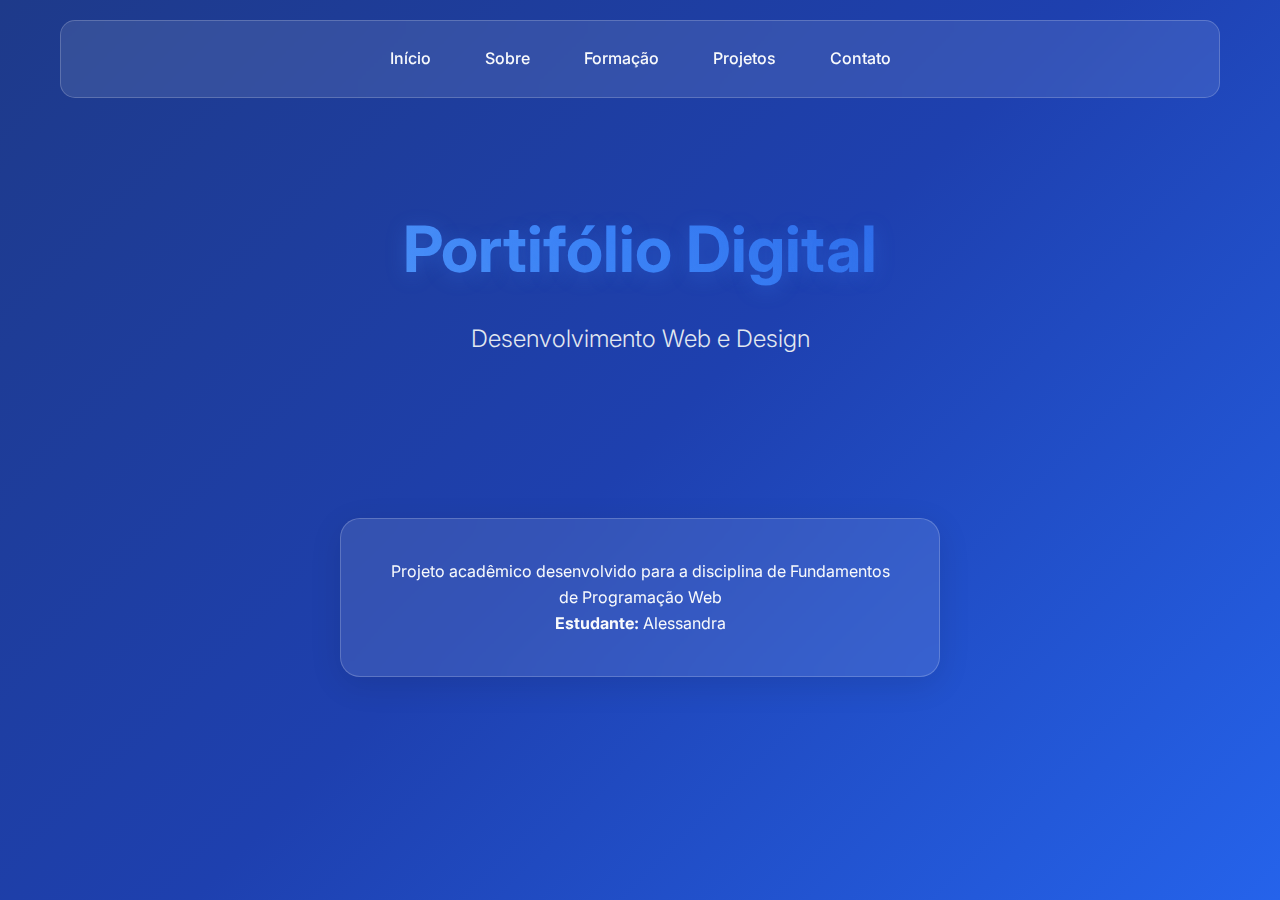
<file: index.html>
<!DOCTYPE html>
<html lang="pt-br">
<head>
	<meta name="viewport" content="width=device-width, initial-scale=1">
	<title>Portifólio Digital</title>
	<meta charset="utf-8">
	<link rel="preconnect" href="https://fonts.googleapis.com">
	<link rel="preconnect" href="https://fonts.gstatic.com" crossorigin>
	<link href="https://fonts.googleapis.com/css2?family=Inter:wght@300;400;500;600;700&display=swap" rel="stylesheet">
	<link rel="stylesheet" type="text/css" href="estilos.css">
</head>

<body>	
	<div class="container">
		<!-- Cabeçalho com navegação -->
		<header>
			<nav id="navbar" class="navigation">
				<a href="index.html">Início</a>
				<a href="sobre.html">Sobre</a>
				<a href="formacao.html">Formação</a>
				<a href="projetos.html">Projetos</a>
				<a href="contato.html">Contato</a>
			</nav>
		</header>

		<main class="hero-section"> 			
			<h1 class="main-title">Portifólio Digital</h1>
			<div class="subtitle">Desenvolvimento Web e Design</div>
		</main>

		<section class="intro-section">
			<div class="card">
				<p>
					Projeto acadêmico desenvolvido para a disciplina de Fundamentos de Programação Web<br>
					<strong>Estudante: </strong>Alessandra<br>
				</p>
			</div>
		</section>
	</div>
</body>
</html>
</file>
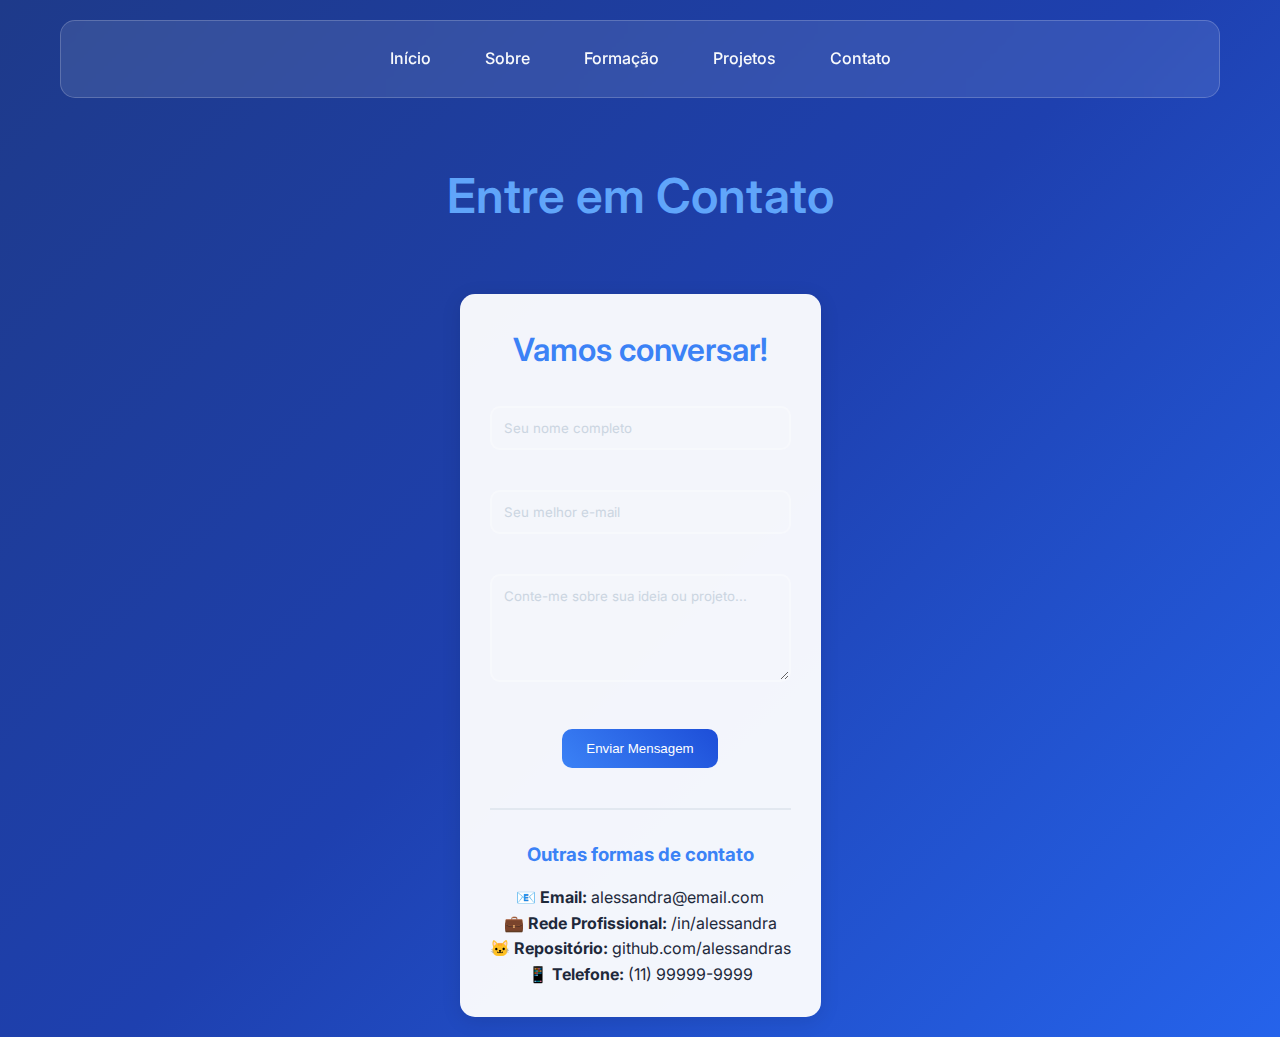
<file: contato.html>
<!DOCTYPE html>
<html lang="pt-br">
<head>
	<meta name="viewport" content="width=device-width, initial-scale=1">
	<title>Contato - Portifólio Digital</title>
	<meta charset="utf-8">
	<link rel="preconnect" href="https://fonts.googleapis.com">
	<link rel="preconnect" href="https://fonts.gstatic.com" crossorigin>
	<link href="https://fonts.googleapis.com/css2?family=Inter:wght@300;400;500;600;700&display=swap" rel="stylesheet">
	<link rel="stylesheet" type="text/css" href="estilos.css">
</head>

<body>
	<div class="container">
		<header>
			<nav id="navbar" class="navigation">
				<a href="index.html">Início</a>
				<a href="sobre.html">Sobre</a>
				<a href="formacao.html">Formação</a>
				<a href="projetos.html">Projetos</a>
				<a href="contato.html">Contato</a>
			</nav>
		</header>

		<h1 class="page-title">Entre em Contato</h1>

		<main class="flex-center">
			<div class="content-box text-center">
				<h2 class="section-title">Vamos conversar!</h2>
				<form style="margin-bottom: 30px;">
					<div style="margin-bottom: 20px;">
						<input type="text" placeholder="Seu nome completo" required>
					</div>
					<div style="margin-bottom: 20px;">
						<input type="email" placeholder="Seu melhor e-mail" required>
					</div>
					<div style="margin-bottom: 20px;">
						<textarea rows="5" placeholder="Conte-me sobre sua ideia ou projeto..." required></textarea>
					</div>
					<button type="submit" class="btn">Enviar Mensagem</button>
				</form>

				<hr style="margin: 30px 0; border: 1px solid #e2e8f0;">

				<div>
					<h3 style="color: #3b82f6; margin-bottom: 15px;">Outras formas de contato</h3>
					<p>
						📧 <strong>Email:</strong> alessandra@email.com<br>
						💼 <strong>Rede Profissional:</strong> /in/alessandra<br>
						🐱 <strong>Repositório:</strong> github.com/alessandras<br>
						📱 <strong>Telefone:</strong> (11) 99999-9999
					</p>
				</div>
			</div>
		</main>
	</div>
</body>
</html>
</file>
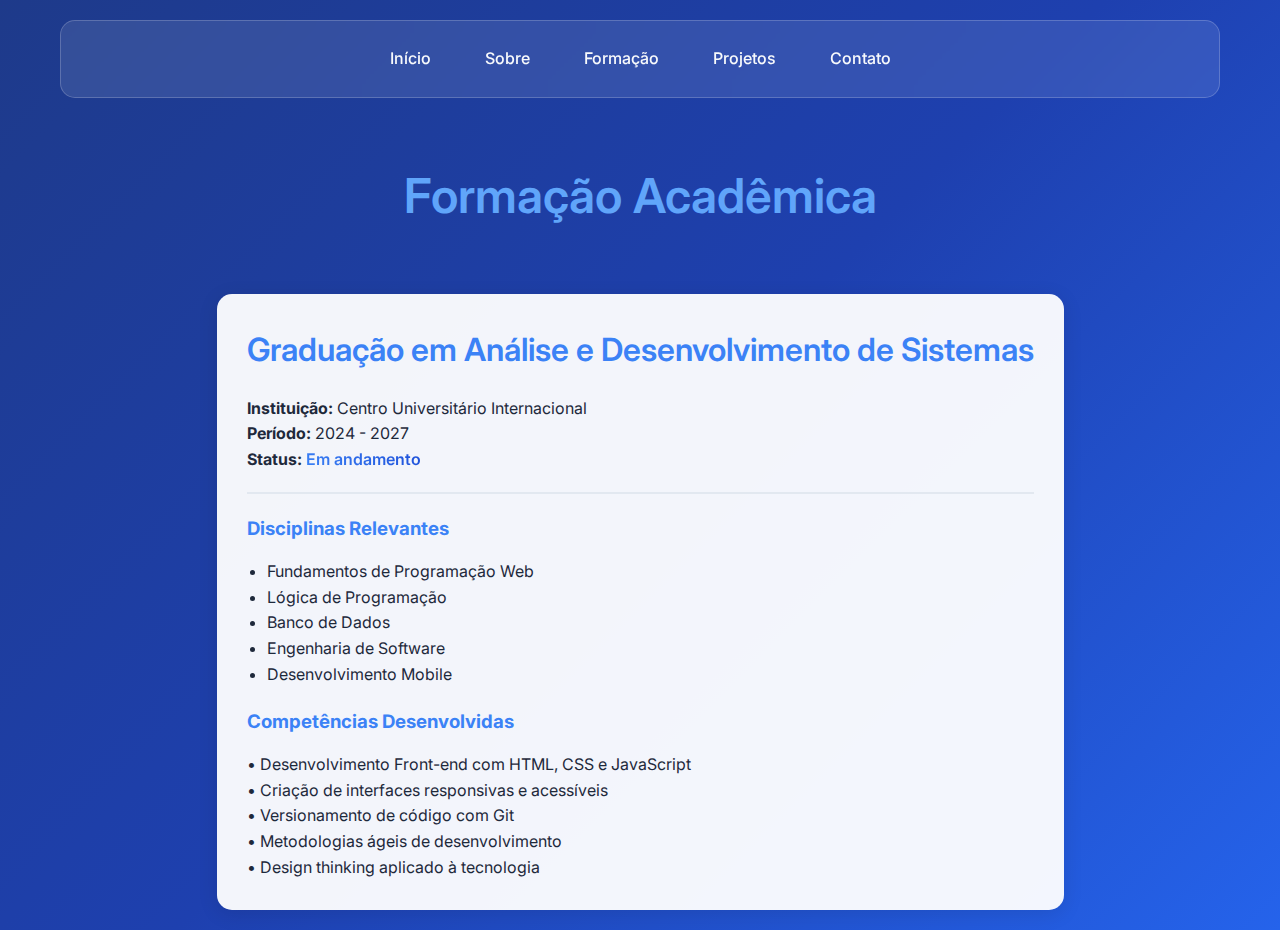
<file: formacao.html>
<!DOCTYPE html>
<html lang="pt-br">
<head>
	<meta name="viewport" content="width=device-width, initial-scale=1">
	<title>Formação - Portifólio Digital</title>
	<meta charset="utf-8">
	<link rel="preconnect" href="https://fonts.googleapis.com">
	<link rel="preconnect" href="https://fonts.gstatic.com" crossorigin>
	<link href="https://fonts.googleapis.com/css2?family=Inter:wght@300;400;500;600;700&display=swap" rel="stylesheet">
	<link rel="stylesheet" type="text/css" href="estilos.css">
</head>

<body>
	<div class="container">
		<header>
			<nav id="navbar" class="navigation">
				<a href="index.html">Início</a>
				<a href="sobre.html">Sobre</a>
				<a href="formacao.html">Formação</a>
				<a href="projetos.html">Projetos</a>
				<a href="contato.html">Contato</a>
			</nav>
		</header>

		<h1 class="page-title">Formação Acadêmica</h1>

		<!-- Conteúdo principal da página de formação -->
		<main class="flex-center">
			<div class="content-box">
				<h2 class="section-title">Graduação em Análise e Desenvolvimento de Sistemas</h2>
				
				<p><strong>Instituição:</strong> Centro Universitário Internacional</p>
				<p><strong>Período:</strong> 2024 - 2027</p>
				<p><strong>Status:</strong> <span class="highlight-text">Em andamento</span></p>
				
				<hr style="margin: 20px 0; border: 1px solid #e2e8f0;">
				
				<h3 style="color: #3b82f6; margin-bottom: 15px;">Disciplinas Relevantes</h3>
				<ul style="margin-left: 20px;">
					<li>Fundamentos de Programação Web</li>
					<li>Lógica de Programação</li>
					<li>Banco de Dados</li>
					<li>Engenharia de Software</li>
					<li>Desenvolvimento Mobile</li>
				</ul>
				
				<h3 style="color: #3b82f6; margin: 20px 0 15px;">Competências Desenvolvidas</h3>
				<p>
					• Desenvolvimento Front-end com HTML, CSS e JavaScript<br>
					• Criação de interfaces responsivas e acessíveis<br>
					• Versionamento de código com Git<br>
					• Metodologias ágeis de desenvolvimento<br>
					• Design thinking aplicado à tecnologia
				</p>
			</div>
		</main>
	</div>
</body>
</html>
</file>
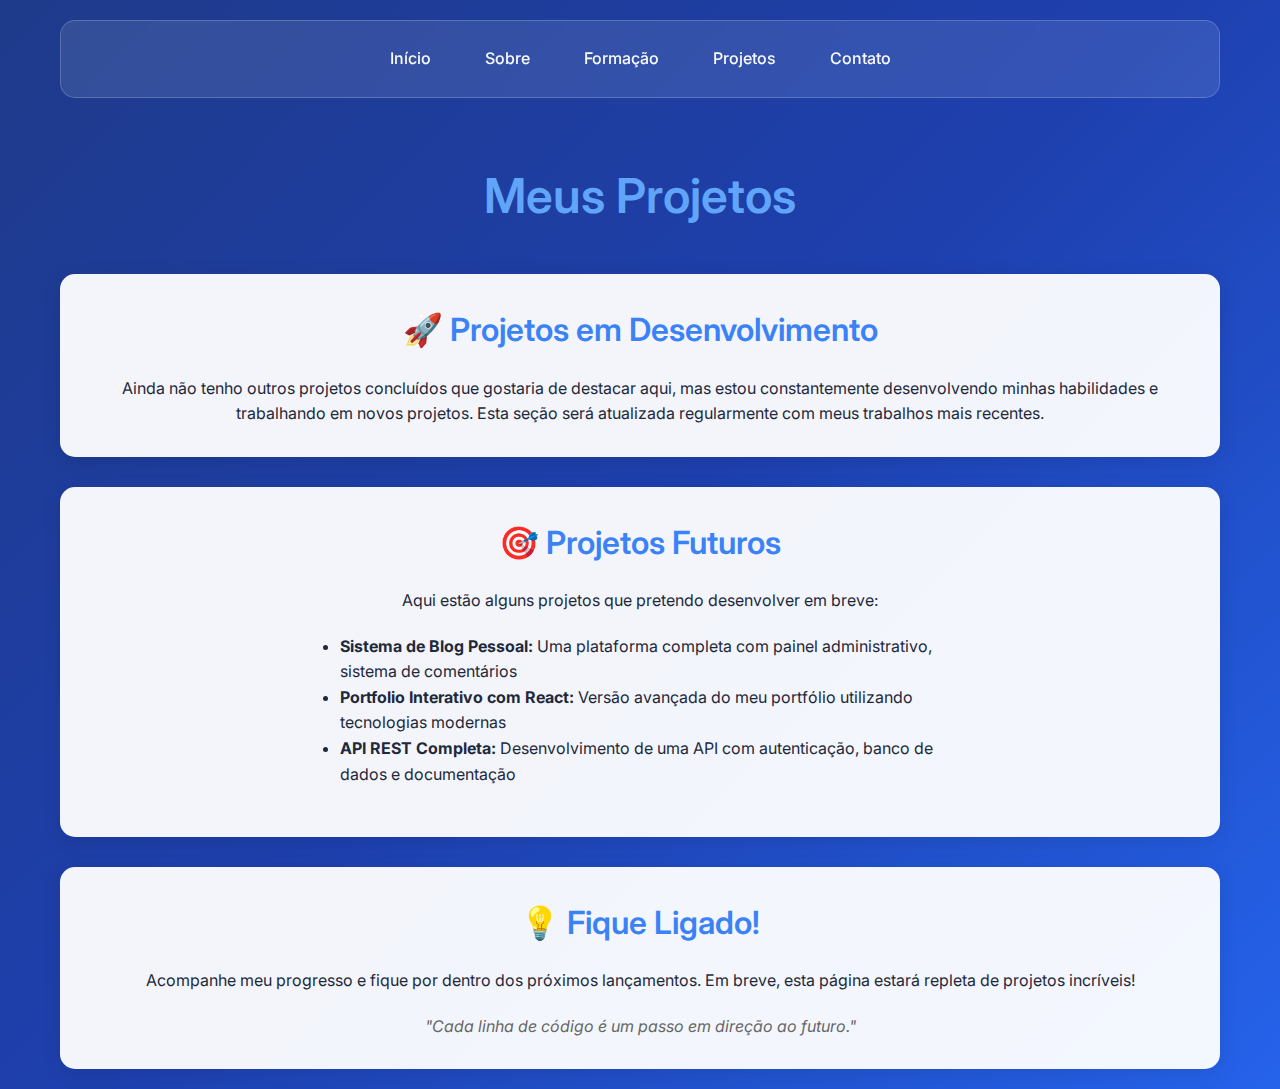
<file: projetos.html>
<!DOCTYPE html>
<html lang="pt-br">
<head>
	<meta name="viewport" content="width=device-width, initial-scale=1">
	<title>Projetos - Portifólio Digital</title>
	<meta charset="utf-8">
	<link rel="preconnect" href="https://fonts.googleapis.com">
	<link rel="preconnect" href="https://fonts.gstatic.com" crossorigin>
	<link href="https://fonts.googleapis.com/css2?family=Inter:wght@300;400;500;600;700&display=swap" rel="stylesheet">
	<link rel="stylesheet" type="text/css" href="estilos.css">
</head>

<body>
	<div class="container">
		<header>
			<nav id="navbar" class="navigation">
				<a href="index.html">Início</a>
				<a href="sobre.html">Sobre</a>
				<a href="formacao.html">Formação</a>
				<a href="projetos.html">Projetos</a>
				<a href="contato.html">Contato</a>
			</nav>
		</header>

		<h1 class="page-title">Meus Projetos</h1>

		<main class="text-center">
			<div class="content-box" style="margin-bottom: 30px;">
				<h2 class="section-title">🚀 Projetos em Desenvolvimento</h2>
				<p>
					Ainda não tenho outros projetos concluídos que gostaria de destacar aqui,
					mas estou constantemente desenvolvendo minhas habilidades e trabalhando em
					novos projetos. Esta seção será atualizada regularmente com meus trabalhos
					mais recentes.
				</p>
			</div>

			<div class="content-box" style="margin-bottom: 30px;">
				<h2 class="section-title">🎯 Projetos Futuros</h2>
				<p>
					Aqui estão alguns projetos que pretendo desenvolver em breve:
				</p>
				<ul style="text-align: left; margin: 20px auto; max-width: 600px;">
					<li><strong>Sistema de Blog Pessoal:</strong> Uma plataforma completa com painel administrativo, sistema de comentários</li>
					<li><strong>Portfolio Interativo com React:</strong> Versão avançada do meu portfólio utilizando tecnologias modernas</li>
					<li><strong>API REST Completa:</strong> Desenvolvimento de uma API com autenticação, banco de dados e documentação</li>
				</ul>
			</div>

			<div class="content-box">
				<h2 class="section-title">💡 Fique Ligado!</h2>
				<p>
					Acompanhe meu progresso e fique por dentro dos próximos lançamentos.
					Em breve, esta página estará repleta de projetos incríveis!
				</p>
				<p style="margin-top: 20px; font-style: italic; color: #666;">
					"Cada linha de código é um passo em direção ao futuro."
				</p>
			</div>
		</main>
	</div>
</body>
</html>
</file>
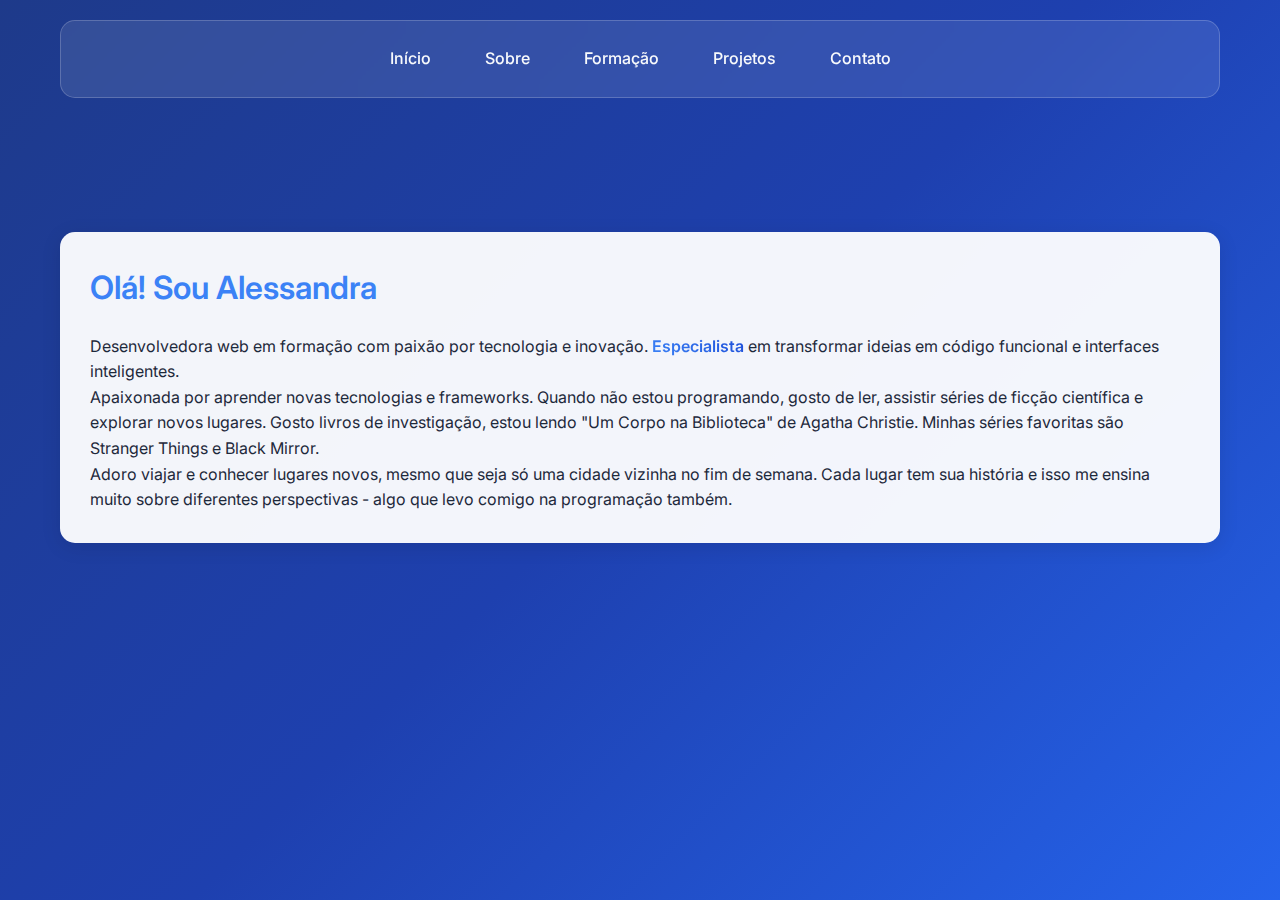
<file: sobre.html>
<!DOCTYPE html>
<html lang="pt-br">
<head>
	<meta name="viewport" content="width=device-width, initial-scale=1">
	<title>Sobre - Portifólio Digital</title>
	<meta charset="utf-8">
	<link rel="preconnect" href="https://fonts.googleapis.com">
	<link rel="preconnect" href="https://fonts.gstatic.com" crossorigin>
	<link href="https://fonts.googleapis.com/css2?family=Inter:wght@300;400;500;600;700&display=swap" rel="stylesheet">
	<link rel="stylesheet" type="text/css" href="estilos.css">
</head>

<body>
	<div class="container">
		<header>
			<!-- Barra de navegação -->
			<nav id="navbar" class="navigation">
				<a href="index.html">Início</a>
				<a href="sobre.html">Sobre</a>
				<a href="formacao.html">Formação</a>
				<a href="projetos.html">Projetos</a>
				<a href="contato.html">Contato</a>
			</nav>
		</header>

		<main class="flex-center">
			<div class="content-box">
				<h2 class="section-title">Olá! Sou Alessandra</h2>
				<p>
					Desenvolvedora web em formação com paixão por tecnologia e inovação. 
					<span class="highlight-text">Especialista</span> em transformar ideias em código funcional e interfaces inteligentes.
				</p>
				<p>
					Apaixonada por aprender novas tecnologias e frameworks. 
					Quando não estou programando, gosto de ler, assistir séries de ficção científica 
					e explorar novos lugares. Gosto livros de investigação, estou lendo "Um Corpo na Biblioteca" de Agatha Christie. Minhas séries favoritas são Stranger Things 
					e Black Mirror.
				</p>
				<p>
					Adoro viajar e conhecer lugares novos, mesmo que seja só uma cidade vizinha no fim de semana. 
					Cada lugar tem sua história e isso me ensina muito sobre diferentes perspectivas - 
					algo que levo comigo na programação também.
				</p>
			</div>
		</main>
	</div>
</body>
</html>
</file>
<file: estilos.css>
/* Reset básico para remover margens e paddings padrão */
* {
	margin: 0;
	padding: 0;
	box-sizing: border-box;
}

body {
	background: linear-gradient(135deg, #1e3a8a 0%, #1e40af 50%, #2563eb 100%);
	font-family: "Inter", sans-serif;
	color: #f8fafc;
	min-height: 100vh;
	line-height: 1.6;
}

.container {
	max-width: 1200px;
	margin: 0 auto;
	padding: 0 20px;
}

header {
	padding: 20px 0;
}

#navbar {
	background: rgba(255, 255, 255, 0.1);
	backdrop-filter: blur(10px);
	border-radius: 15px;
	padding: 15px 30px;
	text-align: center;
	border: 1px solid rgba(255, 255, 255, 0.2);
}

/* Links de navegação */
.navigation a {
	color: #f8fafc;
	text-decoration: none;
	font-weight: 500;
	padding: 10px 20px;
	margin: 0 5px;
	border-radius: 8px;
	transition: all 0.3s ease;
	display: inline-block;
}

/* Efeito hover nos links */
.navigation a:hover {
	background: rgba(255, 255, 255, 0.2);
	transform: translateY(-2px);
}

.hero-section {
	text-align: center;
	padding: 80px 0;
}

.main-title {
	font-size: 4rem;
	font-weight: 700;
	margin-bottom: 20px;
	background: linear-gradient(45deg, #60a5fa, #3b82f6, #1d4ed8);
	background-clip: text;
	-webkit-background-clip: text;
	-webkit-text-fill-color: transparent;
	text-shadow: 0 4px 20px rgba(59, 130, 246, 0.3);
}

.subtitle {
	font-size: 1.5rem;
	font-weight: 300;
	color: #e2e8f0;
	margin-bottom: 40px;
}

.intro-section {
	display: flex;
	justify-content: center;
	padding: 40px 0;
}

.card {
	background: rgba(255, 255, 255, 0.1);
	backdrop-filter: blur(15px);
	border-radius: 20px;
	padding: 40px;
	border: 1px solid rgba(255, 255, 255, 0.2);
	box-shadow: 0 8px 32px rgba(0, 0, 0, 0.1);
	text-align: center;
	max-width: 600px;
}

.content-box {
	background: rgba(255, 255, 255, 0.95);
	color: #1e293b;
	border-radius: 15px;
	padding: 30px;
	margin: 20px 0;
	box-shadow: 0 4px 20px rgba(0, 0, 0, 0.1);
}

.page-title {
	font-size: 3rem;
	font-weight: 600;
	color: #60a5fa;
	text-align: center;
	margin: 40px 0;
}

.section-title {
	font-size: 2rem;
	font-weight: 600;
	color: #3b82f6;
	margin-bottom: 20px;
}

.highlight-text {
	background: linear-gradient(45deg, #3b82f6, #1d4ed8);
	background-clip: text;
	-webkit-background-clip: text;
	-webkit-text-fill-color: transparent;
	font-weight: 600;
}

.btn {
	background: linear-gradient(45deg, #3b82f6, #1d4ed8);
	color: white;
	border: none;
	border-radius: 10px;
	padding: 12px 24px;
	font-weight: 500;
	cursor: pointer;
	transition: all 0.3s ease;
	display: inline-block;
	text-decoration: none;
	margin: 10px;
}

.btn:hover {
	transform: translateY(-3px);
	box-shadow: 0 8px 25px rgba(59, 130, 246, 0.4);
}

input[type="text"], 
input[type="email"], 
textarea {
	width: 100%;
	max-width: 400px;
	padding: 12px;
	border: 2px solid rgba(255, 255, 255, 0.3);
	border-radius: 10px;
	background: rgba(255, 255, 255, 0.1);
	color: #f8fafc;
	font-family: inherit;
	margin: 10px 0;
}

input[type="text"]::placeholder,
input[type="email"]::placeholder,
textarea::placeholder {
	color: #cbd5e1;
}

.flex-center {
	display: flex;
	justify-content: center;
	align-items: center;
	min-height: 60vh;
}

.text-center {
	text-align: center;
}

/* Responsividade para dispositivos móveis */
@media (max-width: 768px) {
	.main-title {
		font-size: 2.5rem;
	}
	
	.navigation a {
		display: block;
		margin: 5px 0;
	}
	
	.card {
		margin: 20px;
		padding: 30px 20px;
	}
}
</file>
